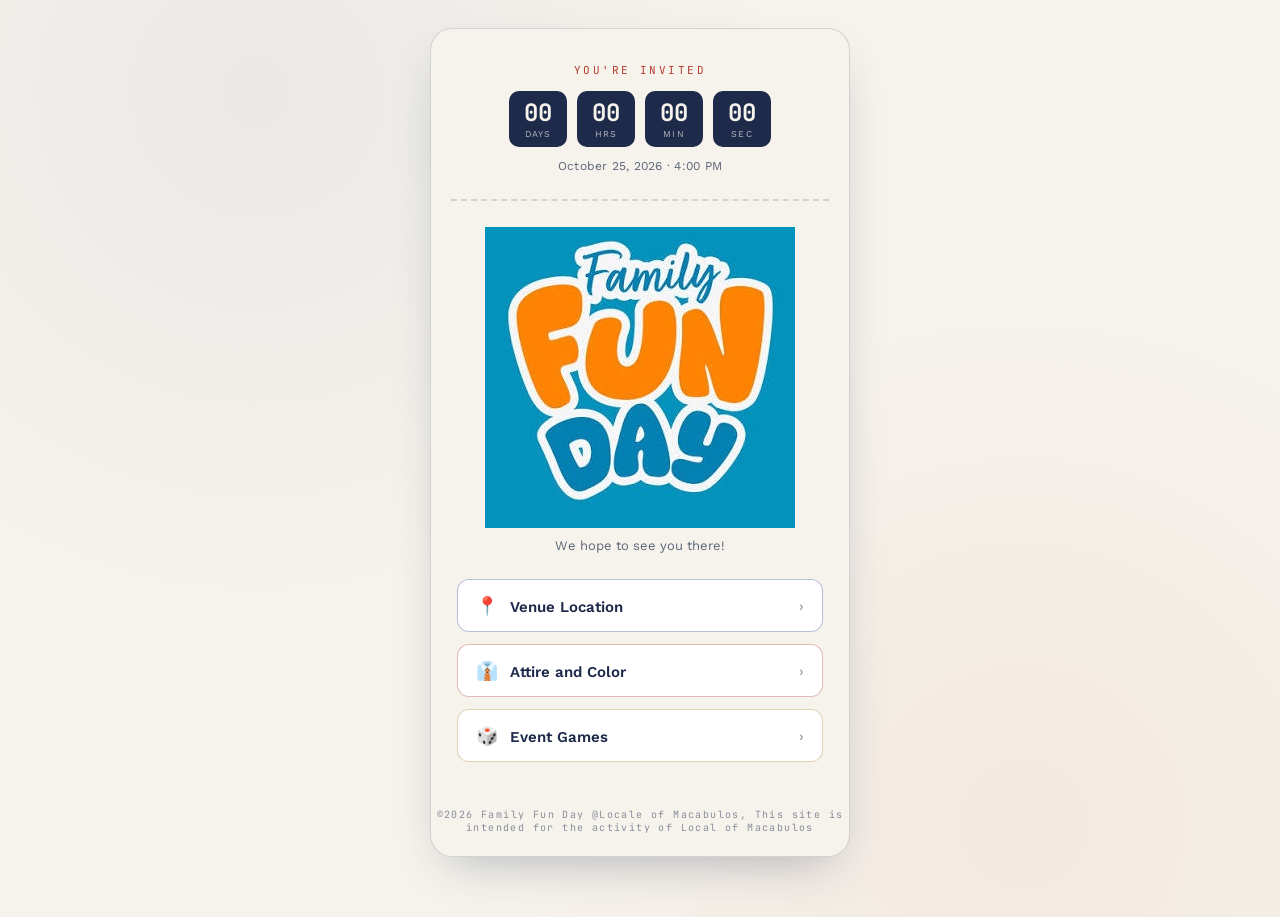
<file: index.html>
<!DOCTYPE html>
<html lang="en">
<head>
<meta charset="UTF-8">
<meta name="viewport" content="width=device-width, initial-scale=1.0, maximum-scale=1">
<script async src="https://www.googletagmanager.com/gtag/js?id=G-RQ56BWH8MJ"></script>
<script>
  window.dataLayer = window.dataLayer || [];
  function gtag(){dataLayer.push(arguments);}
  gtag('js', new Date());
  gtag('config', 'G-RQ56BWH8MJ');
</script>
<title>FamilyFunDay</title>
<link rel="preconnect" href="https://fonts.googleapis.com">
<link href="https://fonts.googleapis.com/css2?family=Fraunces:opsz,wght@9..144,400;9..144,600;9..144,700&family=Work+Sans:wght@400;500;600&family=JetBrains+Mono:wght@500;700&display=swap" rel="stylesheet">
<link rel="stylesheet" href="styles.css">
<link rel="icon" href="TCT-removebg-preview.png">

</head>
<body>

<div class="ticket">
  <div class="stub-top">
    <div class="eyebrow">You're Invited </div>
    <div class="countdown" id="countdown">
      <div class="cd-unit"><div class="cd-num" id="cd-days">00</div><div class="cd-label">Days</div></div>
      <div class="cd-unit"><div class="cd-num" id="cd-hours">00</div><div class="cd-label">Hrs</div></div>
      <div class="cd-unit"><div class="cd-num" id="cd-mins">00</div><div class="cd-label">Min</div></div>
      <div class="cd-unit"><div class="cd-num" id="cd-secs">00</div><div class="cd-label">Sec</div></div>
    </div>
    <div class="cd-date" id="cdDate">October 25, 2026 &middot; 4:00 PM</div>
  </div>

  <div class="perf-wrap">
    <div class="side-notch" style="left:-11px;"></div>
    <div class="side-notch" style="right:-11px;"></div>
    <div class="perf-line"></div>
  </div>

  <div class="stub-bottom">
    <img src="FamilyFunDay.jfif">
    <h1 class="event-name" id="eventName"> </h1>
    <div class="event-sub">We hope to see you there!</div>

    <div class="btn-grid">
      <a class="btn maps" href="maps.html">
        <span><span class="icon">📍</span>Venue Location</span>
        <span class="arrow">›</span>
      </a>
      <a class="btn attire" href="attire.html">
        <span><span class="icon">👔</span>Attire and Color</span>
        <span class="arrow">›</span>
      </a>
      <a class="btn games" href="games.html">
        <span><span class="icon">🎲</span>Event Games</span>
        <span class="arrow">›</span>
      </a>
    </div>
  </div>

  <div class="id-strip">&copy;2026 Family Fun Day @Locale of Macabulos, This site is intended for the activity of Local of Macabulos</div>
</div>

<script src="config.js"></script>
<script>

function tick(){
  const now = new Date();
  let diff = Math.max(0, EVENT_TARGET - now);
  const d = Math.floor(diff/(1000*60*60*24));
  const h = Math.floor((diff/(1000*60*60))%24);
  const m = Math.floor((diff/(1000*60))%60);
  const s = Math.floor((diff/1000)%60);
  document.getElementById('cd-days').textContent = String(d).padStart(2,'0');
  document.getElementById('cd-hours').textContent = String(h).padStart(2,'0');
  document.getElementById('cd-mins').textContent = String(m).padStart(2,'0');
  document.getElementById('cd-secs').textContent = String(s).padStart(2,'0');
}
tick();
setInterval(tick, 1000);
</script>
</body>
</html>
</file>
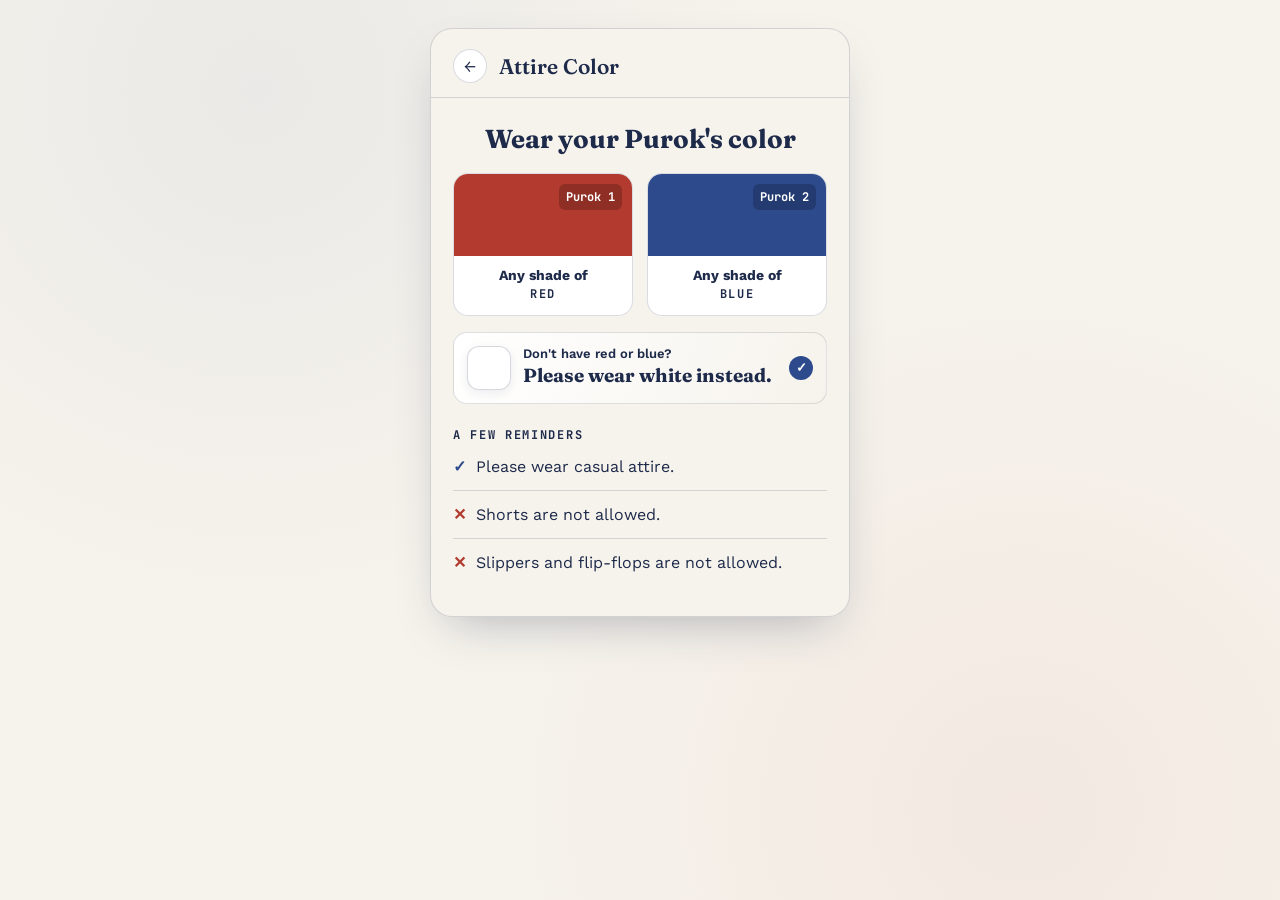
<file: attire.html>
<!DOCTYPE html>
<html lang="en">
<head>
<meta charset="UTF-8">
<meta name="viewport" content="width=device-width, initial-scale=1.0, maximum-scale=1">
<script async src="https://www.googletagmanager.com/gtag/js?id=G-RQ56BWH8MJ"></script>
<script>
  window.dataLayer = window.dataLayer || [];
  function gtag(){dataLayer.push(arguments);}
  gtag('js', new Date());
  gtag('config', 'G-RQ56BWH8MJ');
</script>
<title>Attire Color</title>
<link rel="preconnect" href="https://fonts.googleapis.com">
<link href="https://fonts.googleapis.com/css2?family=Fraunces:opsz,wght@9..144,400;9..144,600;9..144,700&family=Work+Sans:wght@400;500;600&family=JetBrains+Mono:wght@500;700&display=swap" rel="stylesheet">
<link rel="stylesheet" href="styles.css">
</head>
<body>

<div class="ticket">
  <div class="page-head">
    <a class="back-btn" href="index.html">←</a>
    <div class="page-title">Attire Color</div>
  </div>
  <div class="page-body">
    <section class="attire-guide" aria-labelledby="attire-guide-title">
      <div class="attire-intro">
        <h2 id="attire-guide-title">Wear your Purok's color</h2>
      </div>
      <div class="swatch-row">
        <div class="swatch red">
          <div class="swatch-color" aria-hidden="true"><span>Purok 1</span></div>
          <div class="swatch-label">Any shade of</div>
          <div class="swatch-name">RED</div>
        </div>
        <div class="swatch blue">
          <div class="swatch-color" aria-hidden="true"><span>Purok 2</span></div>
          <div class="swatch-label">Any shade of</div>
          <div class="swatch-name">BLUE</div>
        </div>
      </div>
      <div class="white-option">
        <div class="white-swatch" aria-hidden="true"></div>
        <div>
          <span class="white-option-label">Don't have red or blue?</span>
          <strong>Please wear white instead.</strong>
        </div>
        <span class="white-check" aria-hidden="true">✓</span>
      </div>
    </section>
    <div class="attire-rules-title">A few reminders</div>
    <ul class="rules-list">
      <li><span class="rule-ok">✓</span> Please wear casual attire.</li>
      <li><span class="rule-x">✕</span> Shorts are not allowed.</li>
      <li><span class="rule-x">✕</span> Slippers and flip-flops are not allowed.</li>
    </ul>
  </div>
</div>

</body>
</html>
</file>
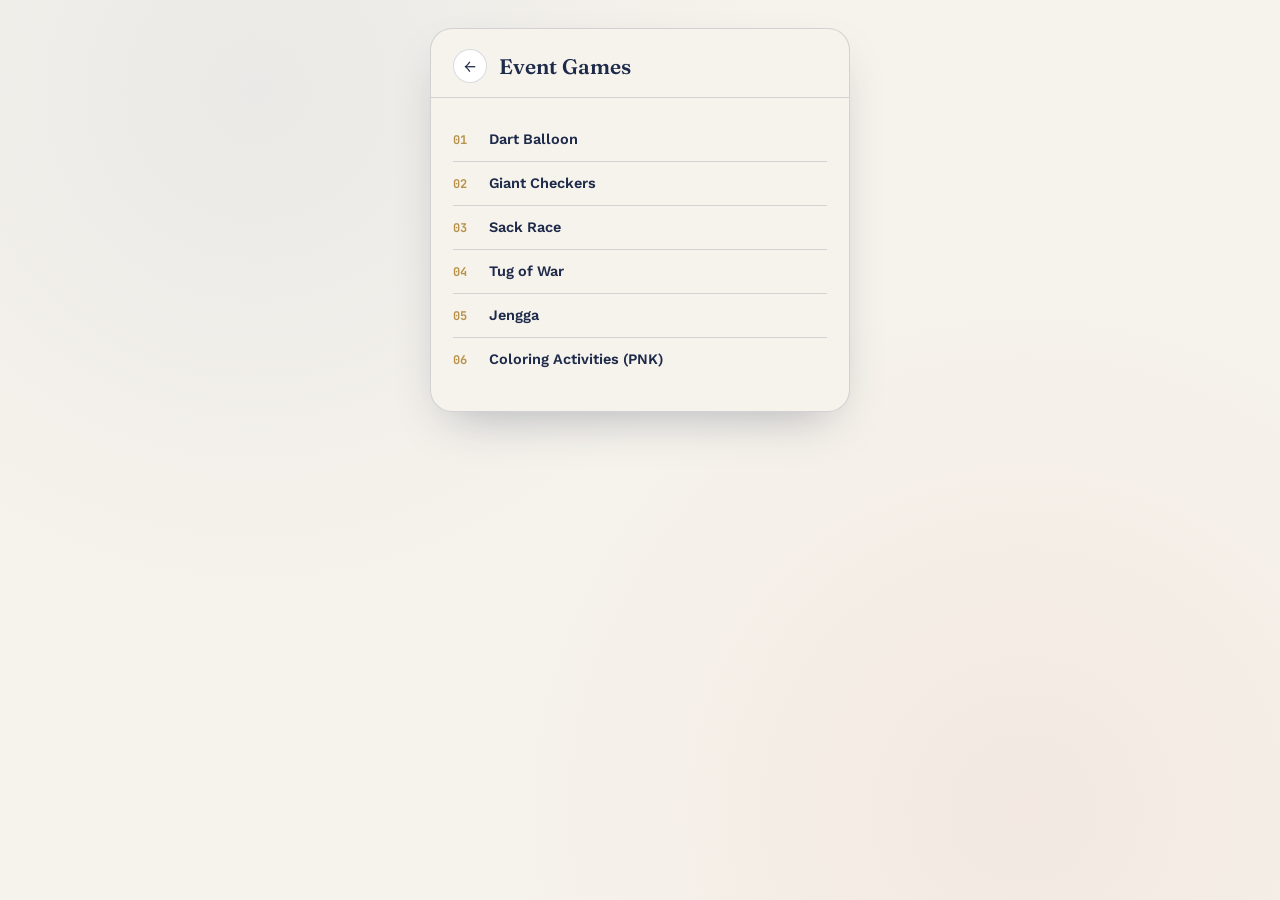
<file: games.html>
<!DOCTYPE html>
<html lang="en">
<head>
<meta charset="UTF-8">
<meta name="viewport" content="width=device-width, initial-scale=1.0, maximum-scale=1">
<script async src="https://www.googletagmanager.com/gtag/js?id=G-RQ56BWH8MJ"></script>
<script>
  window.dataLayer = window.dataLayer || [];
  function gtag(){dataLayer.push(arguments);}
  gtag('js', new Date());
  gtag('config', 'G-RQ56BWH8MJ');
</script>
<title>Event Games</title>
<link rel="preconnect" href="https://fonts.googleapis.com">
<link href="https://fonts.googleapis.com/css2?family=Fraunces:opsz,wght@9..144,400;9..144,600;9..144,700&family=Work+Sans:wght@400;500;600&family=JetBrains+Mono:wght@500;700&display=swap" rel="stylesheet">
<link rel="stylesheet" href="styles.css">
</head>
<body>

<div class="ticket">
  <div class="page-head">
    <a class="back-btn" href="index.html">←</a>
    <div class="page-title">Event Games</div>
  </div>
  <div class="page-body" id="gamesList"></div>
</div>

<script src="config.js"></script>
<script>
const gamesListEl = document.getElementById('gamesList');
GAMES.forEach((g,i)=>{
  const row = document.createElement('div');
  row.className = 'game-item';
  row.innerHTML = `<div class="game-num">${String(i+1).padStart(2,'0')}</div><div class="game-name">${g}</div>`;
  gamesListEl.appendChild(row);
});
</script>
</body>
</html>
</file>
<file: styles.css>
:root {
  --paper: #F6F3EC;
  --paper-dim: #EAE5D8;
  --ink: #1E2A4A;
  --ink-soft: #5B6478;
  --crimson: #B23A2E;
  --cobalt: #2C4A8C;
  --gold: #B8924A;
  --line: rgba(30, 42, 74, 0.16);
}

* {
  box-sizing: border-box;
}

html,
body {
  margin: 0;
  padding: 0;
}

body {
  background:
    radial-gradient(circle at 20% 10%, rgba(44, 74, 140, 0.06), transparent 40%),
    radial-gradient(circle at 80% 90%, rgba(178, 58, 46, 0.06), transparent 40%),
    var(--paper);
  font-family: 'Work Sans', sans-serif;
  color: var(--ink);
  min-height: 100vh;
  display: flex;
  align-items: flex-start;
  justify-content: center;
  padding: 28px 14px 60px;
}

.ticket {
  width: 100%;
  max-width: 420px;
  background: var(--paper);
  border: 1px solid var(--line);
  border-radius: 22px;
  box-shadow: 0 20px 50px -20px rgba(30, 42, 74, 0.35);
  overflow: hidden;
  position: relative;
}

.stub-top {
  padding: 34px 26px 26px;
  text-align: center;
}

.logo-slot {
  width: 76px;
  height: 76px;
  margin: 0 auto 18px;
  border-radius: 50%;
  border: 1.5px dashed var(--ink-soft);
  display: flex;
  align-items: center;
  justify-content: center;
  font-family: 'JetBrains Mono', monospace;
  font-size: 10px;
  letter-spacing: .08em;
  color: var(--ink-soft);
  background: rgba(255, 255, 255, 0.4);
  overflow: hidden;
}

.logo-slot img {
  width: 100%;
  height: 100%;
  object-fit: cover;
  display: none;
}

.eyebrow {
  font-family: 'JetBrains Mono', monospace;
  font-size: 11px;
  letter-spacing: .22em;
  text-transform: uppercase;
  color: var(--crimson);
  margin-bottom: 14px;
}

.countdown {
  display: flex;
  justify-content: center;
  gap: 10px;
}

.cd-unit {
  background: var(--ink);
  color: var(--paper);
  border-radius: 10px;
  min-width: 58px;
  padding: 10px 4px 8px;
}

.cd-num {
  font-family: 'JetBrains Mono', monospace;
  font-size: 24px;
  font-weight: 700;
  line-height: 1;
}

.cd-label {
  font-size: 9px;
  letter-spacing: .12em;
  text-transform: uppercase;
  opacity: .7;
  margin-top: 4px;
}

.cd-date {
  margin-top: 12px;
  font-size: 12px;
  color: var(--ink-soft);
  letter-spacing: .02em;
}

.perf-wrap {
  position: relative;
  height: 0;
}

.perf-line {
  border-top: 2px dashed var(--line);
  margin: 0 20px;
}

.side-notch {
  position: absolute;
  width: 22px;
  height: 22px;
  border-radius: 50%;
  top: -11px;
  background: var(--paper);
}

.stub-bottom {
  padding: 28px 26px 32px;
  text-align: center;
}

.event-name {
  font-family: 'Fraunces', serif;
  font-weight: 600;
  font-size: clamp(28px, 7vw, 36px);
  line-height: 1.1;
  margin: 0 0 6px;
}

.event-sub {
  font-size: 13px;
  color: var(--ink-soft);
  margin-bottom: 26px;
}

.btn-grid {
  display: flex;
  flex-direction: column;
  gap: 12px;
}

.btn {
  display: flex;
  align-items: center;
  justify-content: space-between;
  width: 100%;
  padding: 15px 18px;
  border-radius: 12px;
  border: 1px solid var(--line);
  background: #fff;
  font-family: 'Work Sans', sans-serif;
  font-size: 15px;
  font-weight: 600;
  color: var(--ink);
  cursor: pointer;
  text-decoration: none;
  transition: transform .15s ease, box-shadow .15s ease;
  text-align: left;
}

.btn:hover {
  transform: translateY(-1px);
  box-shadow: 0 8px 18px -10px rgba(30, 42, 74, 0.4);
}

.btn .icon {
  font-size: 18px;
  margin-right: 12px;
}

.btn .arrow {
  opacity: .4;
  font-size: 14px;
}

.btn.maps {
  border-color: rgba(44, 74, 140, 0.35);
}

.btn.attire {
  border-color: rgba(178, 58, 46, 0.35);
}

.btn.games {
  border-color: rgba(184, 146, 74, 0.4);
}

.id-strip {
  font-family: 'JetBrains Mono', monospace;
  font-size: 10px;
  letter-spacing: .14em;
  color: var(--ink-soft);
  text-align: center;
  padding: 14px 0 22px;
  opacity: .7;
}

.page-head {
  display: flex;
  align-items: center;
  gap: 12px;
  padding: 20px 22px 14px;
  border-bottom: 1px solid var(--line);
}

.back-btn {
  width: 34px;
  height: 34px;
  border-radius: 50%;
  border: 1px solid var(--line);
  background: #fff;
  display: flex;
  align-items: center;
  justify-content: center;
  cursor: pointer;
  text-decoration: none;
  color: var(--ink);
  font-size: 16px;
  flex-shrink: 0;
}

.back-btn:hover {
  background: var(--paper-dim);
}

.page-title {
  font-family: 'Fraunces', serif;
  font-size: 21px;
  font-weight: 600;
}

.page-body {
  padding: 20px 22px 30px;
}

#map {
  width: 100%;
  height: 300px;
  border-radius: 14px;
  overflow: hidden;
  border: 1px solid var(--line);
}

.map-actions {
  display: flex;
  gap: 10px;
  margin-top: 12px;
}

.map-actions button {
  flex: 1;
  padding: 12px 10px;
  border-radius: 10px;
  border: none;
  font-weight: 600;
  font-size: 13.5px;
  cursor: pointer;
  font-family: 'Work Sans', sans-serif;
}

.btn-locate {
  background: var(--cobalt);
  color: #fff;
}

.route-info {
  margin-top: 12px;
  font-size: 13px;
  color: var(--ink-soft);
  background: #fff;
  border: 1px solid var(--line);
  border-radius: 10px;
  padding: 10px 12px;
  display: none;
}

.route-info.show {
  display: block;
}

.map-note {
  font-size: 14px;
  color: #323141;
  margin-top: 10px;
  line-height: 1.5;
}

.swatch-row {
  display: flex;
  gap: 14px;
  margin: 18px 0 16px;
}

.swatch {
  flex: 1;
  text-align: center;
  overflow: hidden;
  border: 1px solid var(--line);
  border-radius: 15px;
  background: #fff;
  padding-bottom: 13px;
}

.swatch-color {
  height: 82px;
  display: flex;
  align-items: flex-start;
  justify-content: flex-end;
  padding: 10px;
  margin-bottom: 11px;
}

.swatch-color span {
  font-family: 'JetBrains Mono', monospace;
  font-size: 12px;
  font-weight: 700;
  background: rgba(0, 0, 0, 0.2);
  color: #fff;
  padding: 5px 7px;
  border-radius: 6px;
}

.swatch.blue .swatch-color {
  background: var(--cobalt);
}

.swatch.red .swatch-color {
  background: var(--crimson);
}

.swatch-label {
  font-size: 14px;
  font-weight: 700;
}

.swatch-name {
  margin-top: 3px;
  font-family: 'JetBrains Mono', monospace;
  font-size: 12px;
  font-weight: 700;
  letter-spacing: .14em;
  color: var(--ink);
}

.attire-intro {
  text-align: center;
}

.attire-kicker {
  color: var(--crimson);
  font-family: 'JetBrains Mono', monospace;
  font-size: 12px;
  font-weight: 700;
  letter-spacing: .16em;
  text-transform: uppercase;
}

.attire-intro h2 {
  margin: 7px 0 5px;
  font-family: 'Fraunces', serif;
  font-size: 26px;
  line-height: 1.15;
}

.attire-intro p,
.white-option p {
  margin: 0;
  color: var(--ink);
  font-size: 14px;
  line-height: 1.5;
}

.white-option {
  display: flex;
  align-items: center;
  gap: 12px;
  padding: 13px;
  border: 1px solid rgba(30, 42, 74, 0.14);
  border-radius: 14px;
  background: linear-gradient(110deg, #fff 0%, #F6F3EC 100%);
}

.white-swatch {
  width: 44px;
  height: 44px;
  flex: 0 0 44px;
  border: 1px solid rgba(30, 42, 74, 0.18);
  border-radius: 12px;
  background: #fff;
  box-shadow: 0 3px 10px rgba(30, 42, 74, 0.08);
}

.white-option-label {
  display: block;
  margin-bottom: 2px;
  color: var(--ink);
  font-size: 13px;
  font-weight: 600;
}

.white-option strong {
  display: block;
  margin-bottom: 3px;
  font-family: 'Fraunces', serif;
  font-size: 19px;
}

.white-check {
  display: grid;
  place-items: center;
  width: 24px;
  height: 24px;
  flex: 0 0 24px;
  margin-left: auto;
  border-radius: 50%;
  background: var(--cobalt);
  color: #fff;
  font-size: 13px;
  font-weight: 700;
}

.attire-rules-title {
  margin-top: 23px;
  color: var(--ink);
  font-family: 'JetBrains Mono', monospace;
  font-size: 12px;
  font-weight: 700;
  letter-spacing: .14em;
  text-transform: uppercase;
}

.rules-list {
  list-style: none;
  padding: 0;
  margin: 0;
}

.rules-list li {
  display: flex;
  align-items: flex-start;
  gap: 10px;
  padding: 12px 0;
  border-top: 1px solid var(--line);
  font-size: 16px;
  line-height: 1.45;
}

.rules-list li:first-child {
  border-top: none;
}

.rule-x {
  color: var(--crimson);
  font-weight: 700;
}

.rule-ok {
  color: var(--cobalt);
  font-weight: 700;
}

.game-item {
  display: flex;
  align-items: center;
  gap: 14px;
  padding: 13px 0;
  border-top: 1px solid var(--line);
}

.game-item:first-child {
  border-top: none;
}

.game-num {
  font-family: 'JetBrains Mono', monospace;
  font-size: 12px;
  color: var(--gold);
  font-weight: 700;
  width: 22px;
}

.game-name {
  font-weight: 600;
  font-size: 14.5px;
}

@media (max-width:400px) {
  .cd-unit {
    min-width: 50px;
  }

  .cd-num {
    font-size: 20px;
  }
}
</file>
